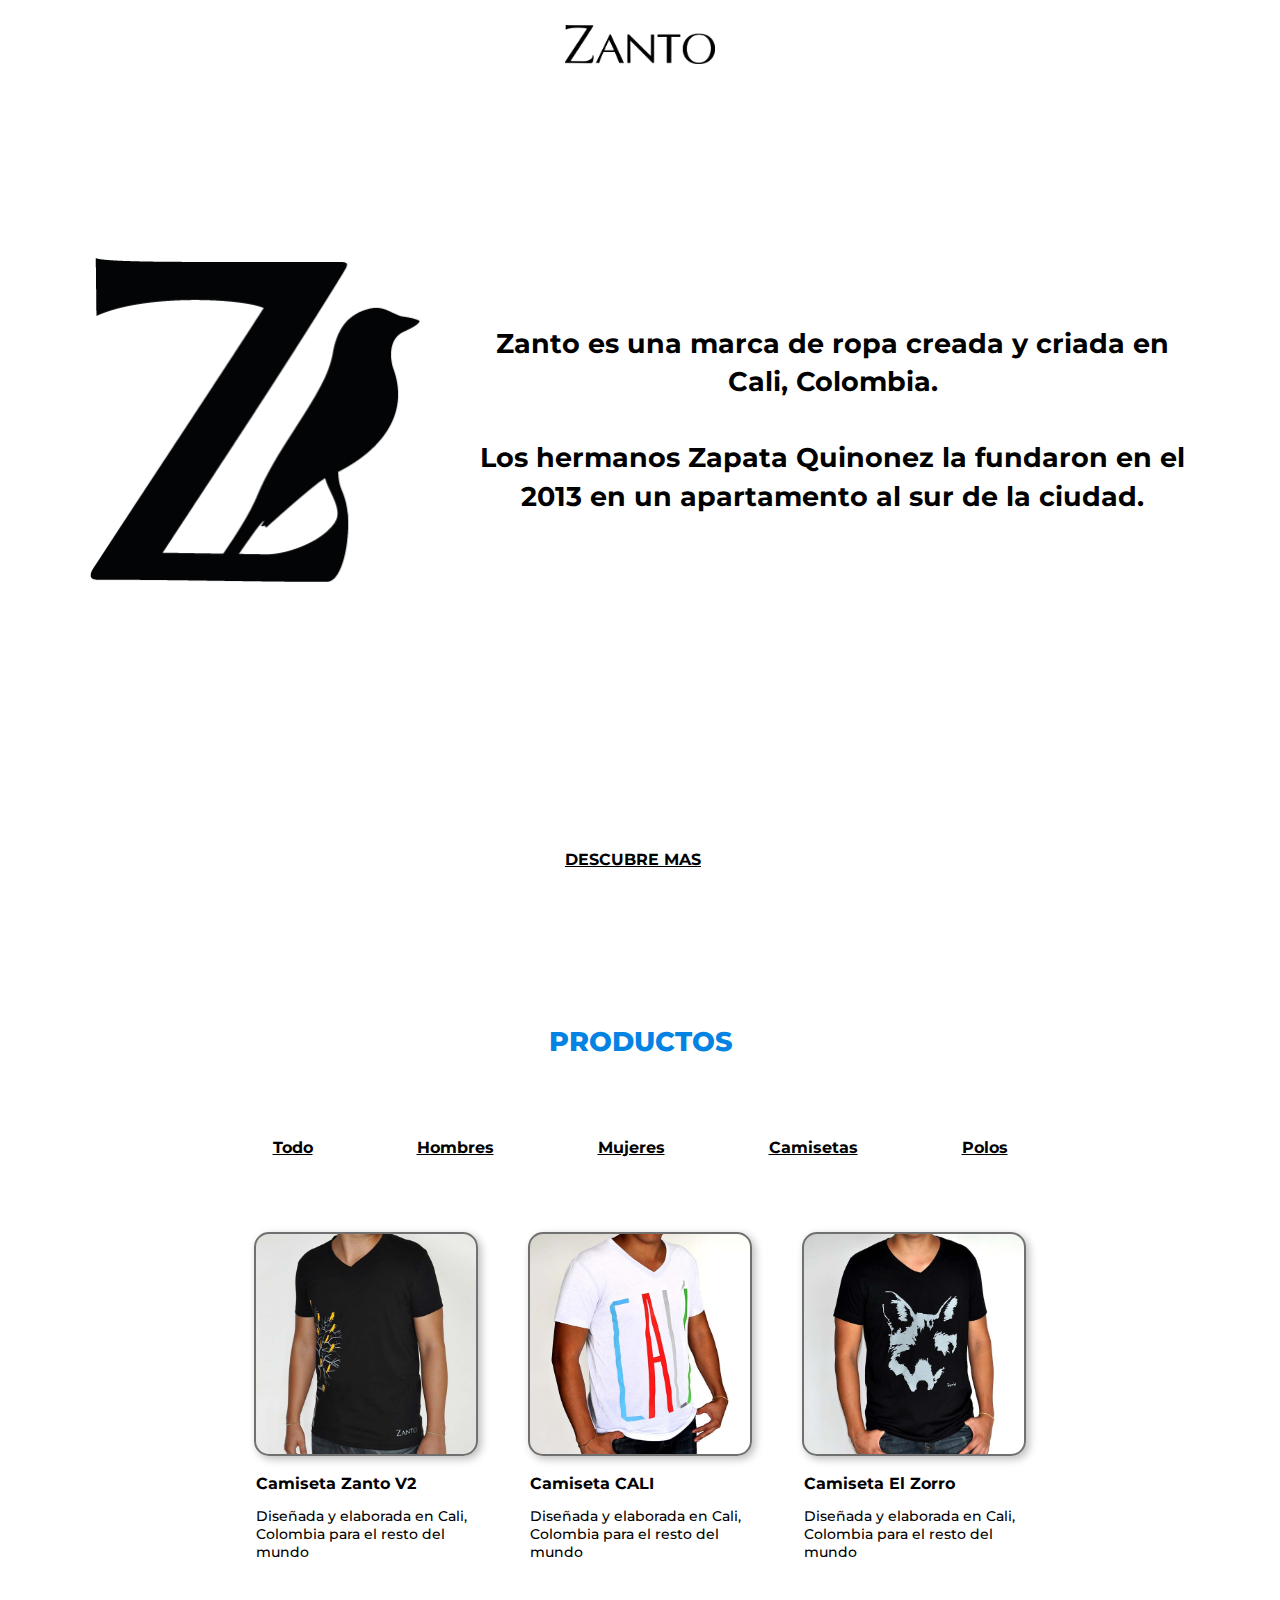
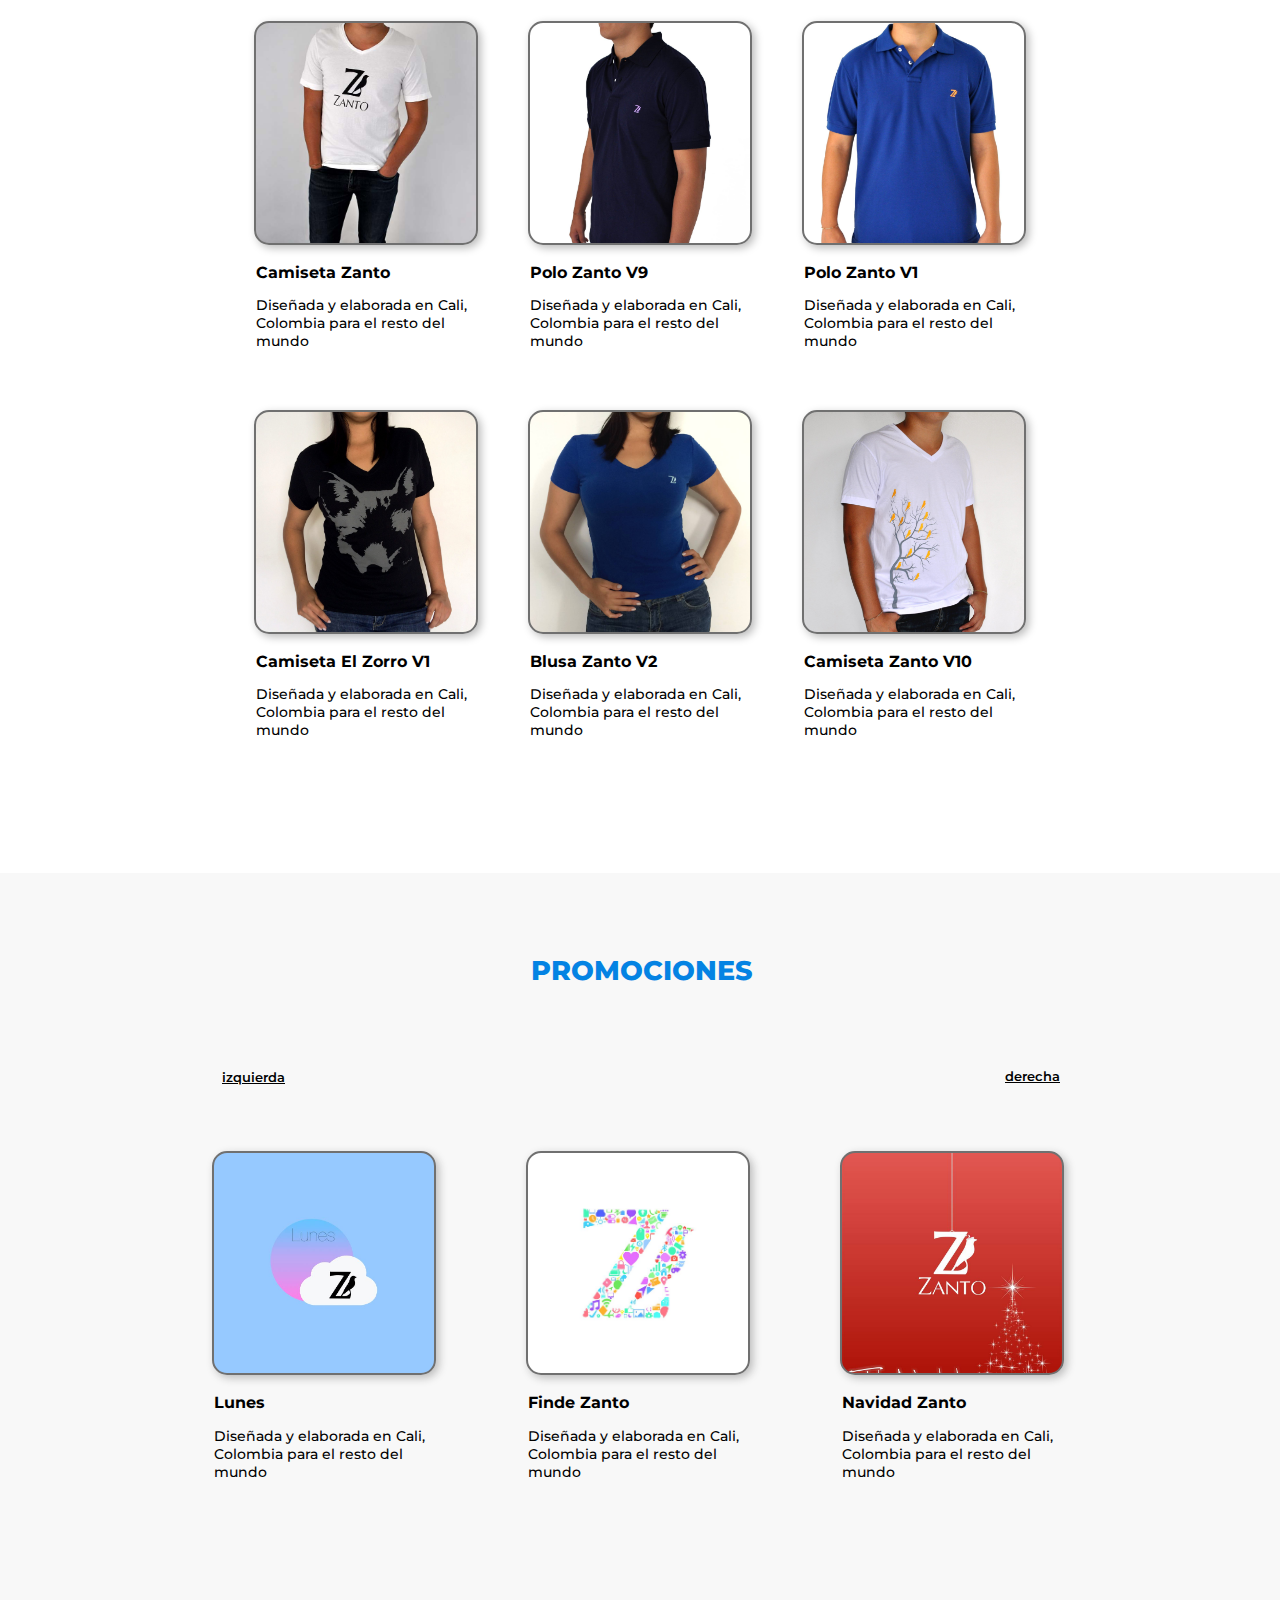
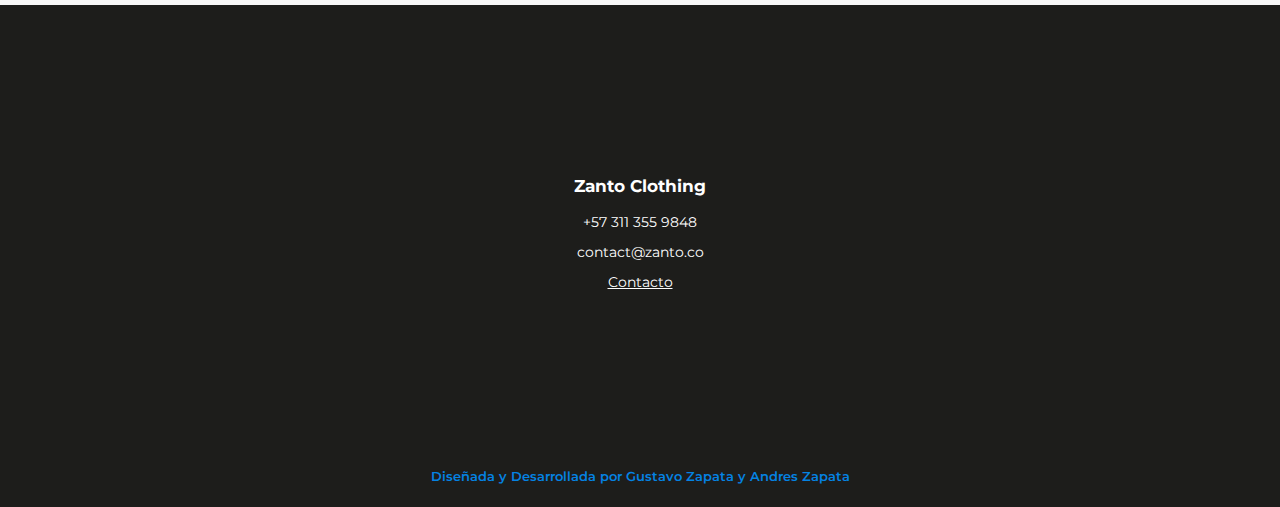
<file: index.html>
<!DOCTYPE html>
<html lang="en">
  <head>
    <meta charset="UTF-8" />
    <meta name="viewport" content="width=device-width, initial-scale=1.0" />
    <meta http-equiv="X-UA-Compatible" content="ie=edge" />

    <!-- jQuery link -->
    <script src="https://ajax.googleapis.com/ajax/libs/jquery/3.3.1/jquery.min.js"></script>

    <!-- components -->
    <link rel="stylesheet" href="./components/slideshow/slideshow.css" />
    <!-- <link rel="stylesheet" href="./components/slideshow2/slideshow.css" /> -->

    <!-- styles -->
    <link rel="stylesheet" href="./styles/index.css" />

    <!-- fonts -->
    <link
      href="https://fonts.googleapis.com/css?family=Montserrat:400,500,600,700,900"
      rel="stylesheet"
    />
    <title>Zanto - Cali</title>
  </head>
  <body>
    <!-- VIEWPORT -->
    <div id="viewport">
      <header>
        <nav>
          <img src="./images/zantotitle.png" alt="Zanto Title" />
        </nav>
      </header>
      <div class="viewport">
        <img src="./images/zantologo.png" alt="Zanto Logo" />
        <h2>
          Zanto es una marca de ropa creada y criada en Cali, Colombia.<br /><br />
          Los hermanos Zapata Quinonez la fundaron en el 2013 en un apartamento
          al sur de la ciudad.
        </h2>
      </div>
      <h4 class="discover-more">DESCUBRE MAS</h4>
    </div>
    <!-- VIEWPORT -->

    <!-- MAIN -->
    <main>
      <section class="section1">
        <h2>PRODUCTOS</h2>
        <div class="products">
          <div class="filter">
            <p id="all">Todo</p>
            <p id="hombres">Hombres</p>
            <p id="mujeres">Mujeres</p>
            <p id="camisetas">Camisetas</p>
            <p id="polos">Polos</p>
          </div>
          <div class="product hombres camisetas">
            <span id="p01"></span>
            <h5>Camiseta Zanto V2</h5>
            <p>
              Diseñada y elaborada en Cali, Colombia para el resto del mundo
            </p>
          </div>
          <div class="product hombres camisetas">
            <span id="p02"></span>
            <h5>Camiseta CALI</h5>
            <p>
              Diseñada y elaborada en Cali, Colombia para el resto del mundo
            </p>
          </div>
          <div class="product hombres camisetas">
            <span id="p03"></span>
            <h5>Camiseta El Zorro</h5>
            <p>
              Diseñada y elaborada en Cali, Colombia para el resto del mundo
            </p>
          </div>
          <div class="product hombres camisetas">
            <span id="p04"></span>
            <h5>Camiseta Zanto</h5>
            <p>
              Diseñada y elaborada en Cali, Colombia para el resto del mundo
            </p>
          </div>
          <div class="product hombres polos">
            <span id="p05"></span>
            <h5>Polo Zanto V9</h5>
            <p>
              Diseñada y elaborada en Cali, Colombia para el resto del mundo
            </p>
          </div>
          <div class="product hombres polos">
            <span id="p06"></span>
            <h5>Polo Zanto V1</h5>
            <p>
              Diseñada y elaborada en Cali, Colombia para el resto del mundo
            </p>
          </div>
          <div class="product mujeres camisetas">
            <span id="p07"></span>
            <h5>Camiseta El Zorro V1</h5>
            <p>
              Diseñada y elaborada en Cali, Colombia para el resto del mundo
            </p>
          </div>
          <div class="product mujeres camisetas">
            <span id="p08"></span>
            <h5>Blusa Zanto V2</h5>
            <p>
              Diseñada y elaborada en Cali, Colombia para el resto del mundo
            </p>
          </div>
          <div class="product hombres camisetas">
            <span id="p09"></span>
            <h5>Camiseta Zanto V10</h5>
            <p>
              Diseñada y elaborada en Cali, Colombia para el resto del mundo
            </p>
          </div>
        </div>
      </section>

      <div class="bg"></div>

      <section class="section2">
        <h2>PROMOCIONES</h2>
        <div class="botones">
          <button id="izquierda">izquierda</button>
          <button id="derecha">derecha</button>
        </div>
        <div class="slider-container">
          <div class="slider">
            <div class="slide">
              <div class="promotion product">
                <span id="m01"></span>
                <h5>Lunes</h5>
                <p>
                  Diseñada y elaborada en Cali, Colombia para el resto del mundo
                </p>
              </div>
              <div class="promotion product">
                <span id="m02"></span>
                <h5>Finde Zanto</h5>
                <p>
                  Diseñada y elaborada en Cali, Colombia para el resto del mundo
                </p>
              </div>
              <div class="promotion product">
                <span id="m03"></span>
                <h5>Navidad Zanto</h5>
                <p>
                  Diseñada y elaborada en Cali, Colombia para el resto del mundo
                </p>
              </div>
            </div>
            <!-- slide -->

            <div class="slide">
              <div class="promotion product">
                <span id="m04"></span>
                <h5>Dorado</h5>
                <p>
                  Diseñada y elaborada en Cali, Colombia para el resto del mundo
                </p>
              </div>
              <div class="promotion product">
                <span id="m05"></span>
                <h5>Vacaciones 2019</h5>
                <p>
                  Diseñada y elaborada en Cali, Colombia para el resto del mundo
                </p>
              </div>
              <div class="promotion product">
                <span id="m06"></span>
                <h5>Lila Zanto</h5>
                <p>
                  Diseñada y elaborada en Cali, Colombia para el resto del mundo
                </p>
              </div>
            </div>
            <!-- slide -->
          </div>
          <!-- slider -->
        </div>
        <!-- slider-container -->
      </section>
    </main>
    <!-- MAIN -->

    <footer>
      <!-- <div class="zantobg"></div> -->

      <div class="center-footer">
        <div class="contact-footer">
          <h3>Zanto Clothing</h3>
          <p>+57 311 355 9848</p>
          <p>contact@zanto.co</p>
          <p><a href="#">Contacto</a></p>
        </div>
      </div>

      <div class="componentes">
        <!-- <p class="fecha"></p> -->
        <!-- <p class="hora"></p> -->
        <!-- <button id="btnslide1" class="btn-slide">Slideshow</button><br /><br />
        <button id="btnslide2" class="btn-slide">Slideshow 2.0</button>
        <p style="color: #8d2ae9; font-style: italic">
          TODO: slideshow one image at a time
        </p> -->
        <div class="slideshow"></div>
        <div class="slideshow2"></div>
      </div>

      <div id="developed">
        <p>Dise&ntilde;ada y Desarrollada por Gustavo Zapata y Andres Zapata</p>
      </div>
    </footer>

    <!-- SCRIPTS -->
    <script src="./scripts/script.js"></script>
    <script src="./components/slideshow/slideshow.js"></script>
    <script src="./components/slideshow2/slideshow.js"></script>
  </body>
</html>
</file>
<file: components/slideshow/slideshow.css>
#slideshow {
  /* display: none; */
  position: fixed;
  top: 0;
  left: 0;
  right: 0;
  bottom: 0;
  background-color: rgba(0, 0, 0, 0.85);
}
#slideshow .container-slideshow {
  position: absolute;
  left: 50%;
  top: 50%;
  margin-top: -270px;
  margin-left: -300px;
  width: 604px;
  height: 540px;
  background-color: white;
  /* ME LLAMAN VICTOR */
  overflow-x: hidden;
  z-index: -1;
}
.container-slideshow ul {
  position: absolute;
  width: 2416px;
  margin-top: 30px;
  transition: margin 0.5s;
  padding: 0;
  border: 1px solid red;
}
.container-slideshow ul li {
  display: inline;
  margin: 0;
  padding: 0;
  list-style: none;
}
.container-slideshow ul li img {
  margin: 0;
  width: 600px;
}
.close-slideshow {
  color: white;
  font-weight: 500;
  font-size: 3.5em;
  float: right;
  margin: 30px 30px 0 0;
  cursor: pointer;
}
#slideshow span {
  position: absolute;
  font-size: 4em;
  color: white;
  top: 50%;
  left: 7%;
  cursor: pointer;
}
#slideshow .right {
  left: 90%;
}
</file>
<file: components/slideshow2/slideshow.css>
#slideshow {
  /* display: none; */
  position: fixed;
  top: 0;
  left: 0;
  right: 0;
  bottom: 0;
  background-color: rgba(0, 0, 0, 0.85);
}
#slideshow .container-slideshow {
  position: absolute;
  left: 50%;
  top: 50%;
  margin-top: -270px;
  margin-left: -300px;
  width: 604px;
  height: 540px;
  background-color: white;
  /* ME LLAMAN VICTOR */
  overflow-x: hidden;
  z-index: -1;
}
.container-slideshow ul {
  position: absolute;
  width: 2416px;
  margin-top: 30px;
  transition: margin 0.5s;
  padding: 0;
  border: 1px solid red;
}
.container-slideshow ul li {
  display: inline;
  margin: 0;
  padding: 0;
  list-style: none;
}
.container-slideshow ul li img {
  margin: 0;
  width: 600px;
}
.close-slideshow {
  color: white;
  font-weight: 500;
  font-size: 3.5em;
  float: right;
  margin: 30px 30px 0 0;
  cursor: pointer;
}
#slideshow span {
  position: absolute;
  font-size: 4em;
  color: white;
  top: 50%;
  left: 7%;
  cursor: pointer;
}
#slideshow .right {
  left: 90%;
}
</file>
<file: styles/index.css>
:root {
  --bordes-producto: #707070;
}
html,
body {
  margin: 0;
  padding: 0;
  overflow-x: hidden;
  box-sizing: border-box;
  font-family: "Montserrat", sans-serif;
}

/* VIEWPORT */
#viewport {
  width: 90%;
  height: 100vh;
  margin: 20px auto;
}
nav {
  margin: 25px auto;
  text-align: center;
}
nav img {
  width: 150px;
}
.viewport {
  top: 10%;
  position: relative;
  display: flex;
  margin: 100px auto;
  max-width: 1100px;
  justify-content: space-between;
  align-items: center;
  /* border: 1px solid red; */
}
.viewport img {
  width: 250px;
  flex-basis: 30%;
}
.viewport h2 {
  flex-basis: 65%;
  text-align: center;
  font-size: 1.7em;
  line-height: 1.4;
  /* border: 1px solid blue; */
}
.discover-more {
  position: absolute;
  bottom: 10px;
  left: 50%;
  margin-left: -75px;
  text-align: center;
  cursor: pointer;
  text-decoration: underline;
  transition: all 0.5s;
}
.discover-more:hover {
  color: #0483e3;
}

/* MAIN */
section {
  margin: 100px auto;
  width: 90%;
  /* height: 600px; */
}
section h2 {
  font-size: 1.7em;
  font-weight: 800;
  text-align: center;
  margin: 80px auto;
  color: #0483e3;
}
.filter {
  /* border: 1px solid red; */
  margin-bottom: 50px;
}
.filter p {
  font-weight: bold;
  text-decoration: underline;
  display: inline;
  margin: 20px 50px;
  cursor: pointer;
  transition: all 0.3s;
}
.filter p:hover {
  color: #0483e3;
}
.products {
  margin: 80px auto;
  max-width: 1000px;
  /* border: 1px solid red; */
  text-align: center;
}
.product {
  width: 230px;
  display: inline-block;
  margin: 20px;
  text-align: left;
  /* border: 1px solid blue; */
}
.product p {
  font-weight: 500;
  font-size: 0.9em;
  margin-left: 5px;
}
.product h5 {
  font-size: 1em;
  margin: 18px 0 0 5px;
}
.product span {
  display: block;
  /* position: static; */
  /* position: relative; */
  margin: 5px auto;
  width: 220px;
  height: 220px;
  border: 2px solid var(--bordes-producto);
  border-radius: 15px;
  box-shadow: 3px 3px 8px #bbb;
  background-size: cover;
  background-position: center;
  cursor: pointer;
  transition: border 0.3s;
  /* transition: border 0.3s, width 0.5s, height 0.5s; */
}
.bg {
  display: none;
  position: fixed;
  top: 0;
  left: 0;
  right: 0;
  bottom: 0;
  background-color: rgba(100, 100, 100, 0.5);
}
.product .product-open {
  width: 520px;
  height: 520px;
  position: fixed;
  top: 50%;
  left: 50%;
  margin-left: -260px;
  margin-top: -260px;
  z-index: 1000;
  box-shadow: 0 0 0 transparent;
  transition: all 0.5s;
}
.product span:hover {
  /* border-color: #1ab77c; */
  border-color: #0483e3;
  box-shadow: 0 0 0 transparent;
}
#p01 {
  background-image: url("../images/products/01.jpg");
}
#p02 {
  background-image: url("../images/products/02.jpg");
}
#p03 {
  background-image: url("../images/products/03.jpg");
}
#p04 {
  background-image: url("../images/products/04.jpg");
}
#p05 {
  background-image: url("../images/products/05.jpg");
}
#p06 {
  background-image: url("../images/products/06.jpg");
}
#p07 {
  background-image: url("../images/products/07.jpg");
}
#p08 {
  background-image: url("../images/products/08.jpg");
}
#p09 {
  background-image: url("../images/products/09.jpg");
}
#m01 {
  background-image: url("../images/promotions/lunes.jpg");
}
#m02 {
  background-image: url("../images/promotions/finde.jpg");
}
#m03 {
  background-image: url("../images/promotions/navidad.jpg");
}
#m04 {
  background-image: url("../images/promotions/dorado.jpg");
}
#m05 {
  background-image: url("../images/promotions/vacaciones.jpg");
}
#m06 {
  background-image: url("../images/promotions/lila.jpg");
}
.section2 {
  width: 100%;
  margin: 100px auto 0 auto;
  padding: 1px;
  padding-bottom: 50px;
  background-color: #f8f8f8;
}
.botones {
  width: 90%;
  max-width: 850px;
  /* border: 1px solid blue; */
  margin: 0 auto;
}
#izquierda,
#derecha {
  border: none;
  background-color: transparent;
  text-decoration: underline;
  font-weight: 600;
  font-family: "Montserrat", sans-serif;
  cursor: pointer;
}
#derecha {
  float: right;
}
.slider-container {
  max-width: 945px;
  margin: 20px auto;
  /* border: 1px solid blue; */
  overflow-x: hidden;
}
.slider {
  margin: 20px auto;
  /* text-align: center; */
  width: 1885px;
  margin-left: auto;
  /* border: 1px solid red; */
  transition: margin 0.5s;
}
.slide {
  display: inline-block;
}
.slider .product {
  margin: 20px 40px;
}

/* FOOTER */
footer {
  height: 500px;
  text-align: center;
  background-color: #1d1d1b;
  /* background-color: black; */
  padding: 1px;

  align-items: center;
}
.zantobg {
  width: 100%;
  height: 20px;
  margin-top: -21px;
  /* border: 1px solid red; */
  background-image: url("../images/zantologo.png");
  background-size: contain;
}
.center-footer {
  display: flex;
  align-items: center;
  height: 450px;
}
.contact-footer {
  margin: 40px auto;
  color: white;
  font-size: 0.9em;
}
footer #developed {
  display: absolute;
  bottom: 0px;
  color: #0483e3;
  font-weight: 600;
  font-size: 0.8em;
  cursor: default;
}
.contact-footer h3 {
  font-size: 1.15em;
}
.contact-footer p {
  margin: 12px auto;
}
.contact-footer p a {
  color: white;
}

/* COMPONENTES */
.componentes {
  position: relative;
}
.btn-slide {
  border: 1px solid rgb(7, 188, 194);
  border-radius: 25px;
  padding: 5px 15px;
  background-color: transparent;
  color: rgb(7, 188, 194);
  cursor: pointer;
  transition: all 0.5s;
}
.btn-slide:hover {
  background-color: rgb(7, 188, 194);
  color: white;
}
.slideshow,
.slideshow2 {
  display: none;
}

/* INITIAL STYLES */
.fecha,
.hora {
  font-family: "B612 Mono", monospace;
  color: goldenrod;
}
</file>
